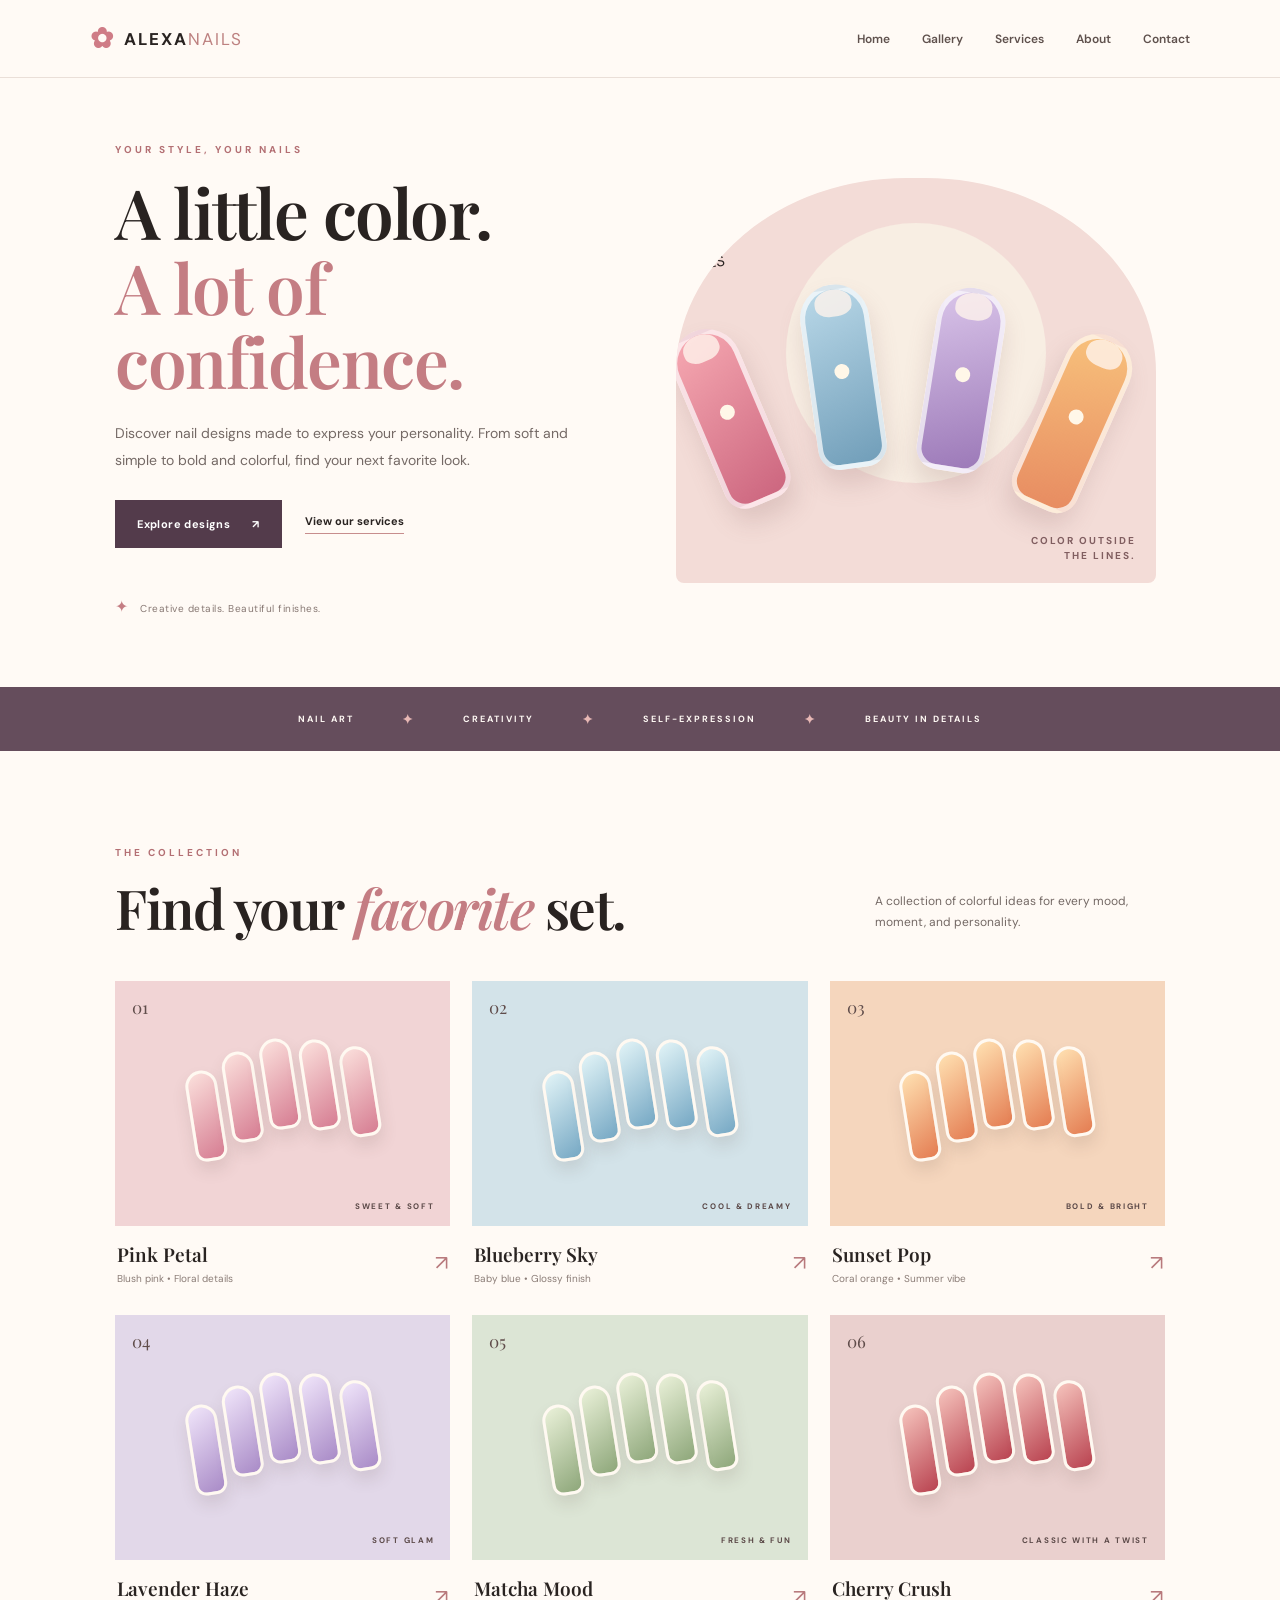
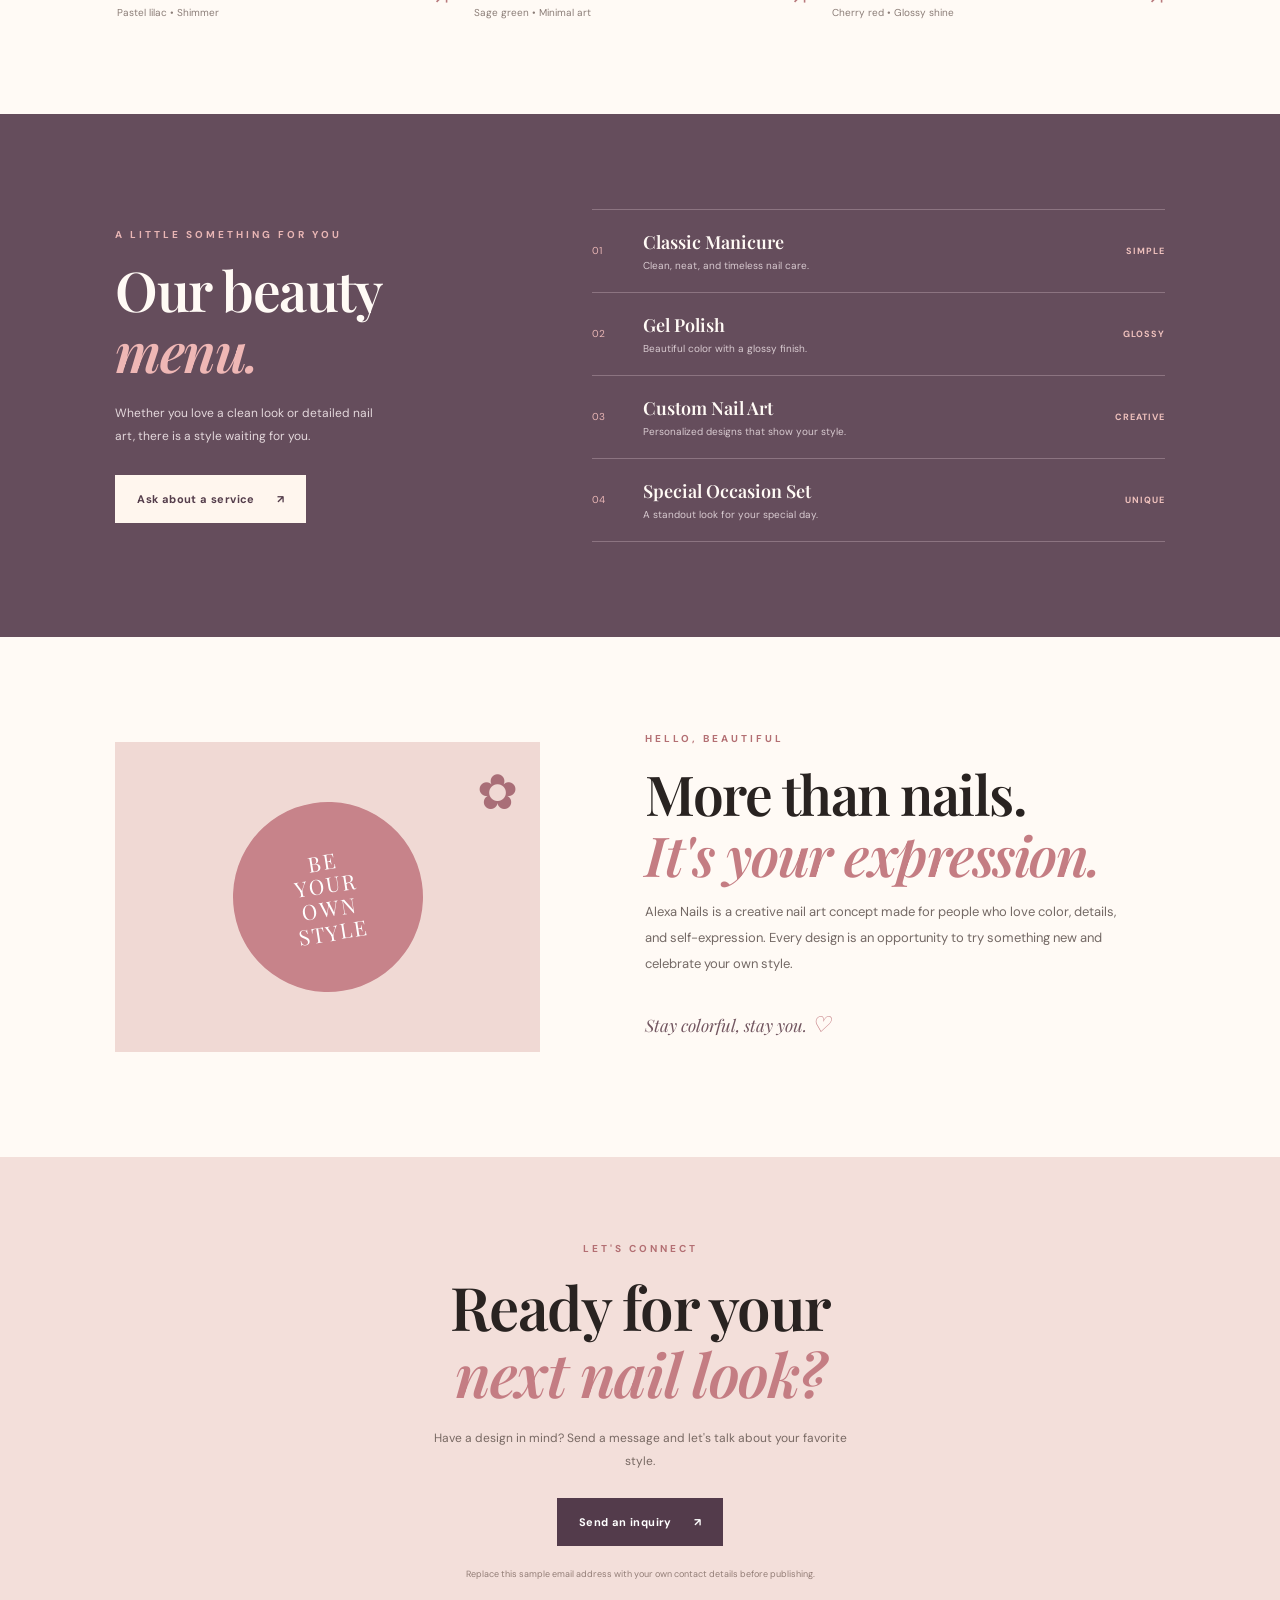
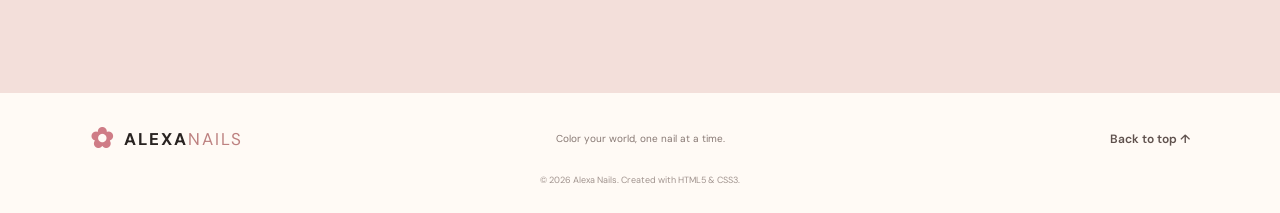
<file: index.html>
<!DOCTYPE html>
<html lang="en">
<head>
  <meta charset="UTF-8">
  <meta name="viewport" content="width=device-width, initial-scale=1.0">
  <meta name="description" content="Alexa Nails - a colorful nail art gallery and beauty studio.">
  <title>Alexa Nails | Nail Art Studio</title>
  <link rel="stylesheet" href="css/style.css">
</head>
<body>
  <header class="site-header" id="home">
    <a class="brand" href="#home" aria-label="Alexa Nails home">
      <span class="brand-mark">✿</span>
      <span>ALEXA<span class="brand-light">NAILS</span></span>
    </a>
    <nav class="main-nav" aria-label="Main navigation">
      <a href="#home">Home</a>
      <a href="#gallery">Gallery</a>
      <a href="#services">Services</a>
      <a href="#about">About</a>
      <a href="#contact">Contact</a>
    </nav>
  </header>

  <main>
    <section class="hero">
      <div class="hero-copy">
        <p class="eyebrow">YOUR STYLE, YOUR NAILS</p>
        <h1>A little color.<br><span>A lot of confidence.</span></h1>
        <p class="hero-text">Discover nail designs made to express your personality. From soft and simple to bold and colorful, find your next favorite look.</p>
        <div class="hero-actions">
          <a class="button button-dark" href="#gallery">Explore designs <span>↗</span></a>
          <a class="text-link" href="#services">View our services</a>
        </div>
        <div class="hero-note"><span class="sparkle">✦</span> Creative details. Beautiful finishes.</div>
      </div>
      <div class="hero-art" aria-label="Decorative nail art illustration">
        <div class="sun-disc"></div>
        <div class="hero-sticker sticker-one">LOVE<br>YOUR<br>NAILS</div>
        <div class="hero-sticker sticker-two">✿</div>
        <div class="nail nail-a"><i></i></div>
        <div class="nail nail-b"><i></i></div>
        <div class="nail nail-c"><i></i></div>
        <div class="nail nail-d"><i></i></div>
        <div class="hero-caption">COLOR OUTSIDE<br>THE LINES.</div>
      </div>
    </section>

    <section class="intro-strip">
      <span>NAIL ART</span><b>✦</b><span>CREATIVITY</span><b>✦</b><span>SELF-EXPRESSION</span><b>✦</b><span>BEAUTY IN DETAILS</span>
    </section>

    <section class="section gallery-section" id="gallery">
      <div class="section-heading">
        <div>
          <p class="eyebrow">THE COLLECTION</p>
          <h2>Find your <em>favorite</em> set.</h2>
        </div>
        <p class="section-description">A collection of colorful ideas for every mood, moment, and personality.</p>
      </div>
      <div class="gallery-grid">
        <article class="design-card">
          <div class="design-image image-pink"><span class="design-number">01</span><div class="mini-nails pink-nails"><i></i><i></i><i></i><i></i><i></i></div><span class="image-label">SWEET & SOFT</span></div>
          <div class="design-info"><div><h3>Pink Petal</h3><p>Blush pink • Floral details</p></div><span class="design-arrow">↗</span></div>
        </article>
        <article class="design-card">
          <div class="design-image image-blue"><span class="design-number">02</span><div class="mini-nails blue-nails"><i></i><i></i><i></i><i></i><i></i></div><span class="image-label">COOL & DREAMY</span></div>
          <div class="design-info"><div><h3>Blueberry Sky</h3><p>Baby blue • Glossy finish</p></div><span class="design-arrow">↗</span></div>
        </article>
        <article class="design-card">
          <div class="design-image image-orange"><span class="design-number">03</span><div class="mini-nails orange-nails"><i></i><i></i><i></i><i></i><i></i></div><span class="image-label">BOLD & BRIGHT</span></div>
          <div class="design-info"><div><h3>Sunset Pop</h3><p>Coral orange • Summer vibe</p></div><span class="design-arrow">↗</span></div>
        </article>
        <article class="design-card">
          <div class="design-image image-lilac"><span class="design-number">04</span><div class="mini-nails lilac-nails"><i></i><i></i><i></i><i></i><i></i></div><span class="image-label">SOFT GLAM</span></div>
          <div class="design-info"><div><h3>Lavender Haze</h3><p>Pastel lilac • Shimmer</p></div><span class="design-arrow">↗</span></div>
        </article>
        <article class="design-card">
          <div class="design-image image-green"><span class="design-number">05</span><div class="mini-nails green-nails"><i></i><i></i><i></i><i></i><i></i></div><span class="image-label">FRESH & FUN</span></div>
          <div class="design-info"><div><h3>Matcha Mood</h3><p>Sage green • Minimal art</p></div><span class="design-arrow">↗</span></div>
        </article>
        <article class="design-card">
          <div class="design-image image-red"><span class="design-number">06</span><div class="mini-nails red-nails"><i></i><i></i><i></i><i></i><i></i></div><span class="image-label">CLASSIC WITH A TWIST</span></div>
          <div class="design-info"><div><h3>Cherry Crush</h3><p>Cherry red • Glossy shine</p></div><span class="design-arrow">↗</span></div>
        </article>
      </div>
    </section>

    <section class="services-section" id="services">
      <div class="section service-layout">
        <div>
          <p class="eyebrow">A LITTLE SOMETHING FOR YOU</p>
          <h2>Our beauty<br><em>menu.</em></h2>
          <p class="service-intro">Whether you love a clean look or detailed nail art, there is a style waiting for you.</p>
          <a class="button button-light" href="#contact">Ask about a service <span>↗</span></a>
        </div>
        <div class="service-list">
          <div class="service-row"><span>01</span><div><h3>Classic Manicure</h3><p>Clean, neat, and timeless nail care.</p></div><strong>Simple</strong></div>
          <div class="service-row"><span>02</span><div><h3>Gel Polish</h3><p>Beautiful color with a glossy finish.</p></div><strong>Glossy</strong></div>
          <div class="service-row"><span>03</span><div><h3>Custom Nail Art</h3><p>Personalized designs that show your style.</p></div><strong>Creative</strong></div>
          <div class="service-row"><span>04</span><div><h3>Special Occasion Set</h3><p>A standout look for your special day.</p></div><strong>Unique</strong></div>
        </div>
      </div>
    </section>

    <section class="section about-section" id="about">
      <div class="about-art"><div class="about-circle">BE<br>YOUR<br>OWN<br>STYLE</div><span class="about-flower">✿</span></div>
      <div class="about-copy">
        <p class="eyebrow">HELLO, BEAUTIFUL</p>
        <h2>More than nails.<br><em>It's your expression.</em></h2>
        <p>Alexa Nails is a creative nail art concept made for people who love color, details, and self-expression. Every design is an opportunity to try something new and celebrate your own style.</p>
        <p class="about-signature">Stay colorful, stay you. <span>♡</span></p>
      </div>
    </section>

    <section class="contact-section" id="contact">
      <div class="contact-inner">
        <p class="eyebrow">LET'S CONNECT</p>
        <h2>Ready for your<br><em>next nail look?</em></h2>
        <p>Have a design in mind? Send a message and let's talk about your favorite style.</p>
        <a class="button button-dark" href="mailto:hello@alexanails.example?subject=Alexa%20Nails%20Inquiry">Send an inquiry <span>↗</span></a>
        <p class="contact-note">Replace this sample email address with your own contact details before publishing.</p>
      </div>
    </section>
  </main>

  <footer class="site-footer">
    <a class="brand footer-brand" href="#home"><span class="brand-mark">✿</span><span>ALEXA<span class="brand-light">NAILS</span></span></a>
    <p>Color your world, one nail at a time.</p>
    <a href="#home" class="back-top">Back to top ↑</a>
    <small>© 2026 Alexa Nails. Created with HTML5 & CSS3.</small>
  </footer>
</body>
</html>
</file>
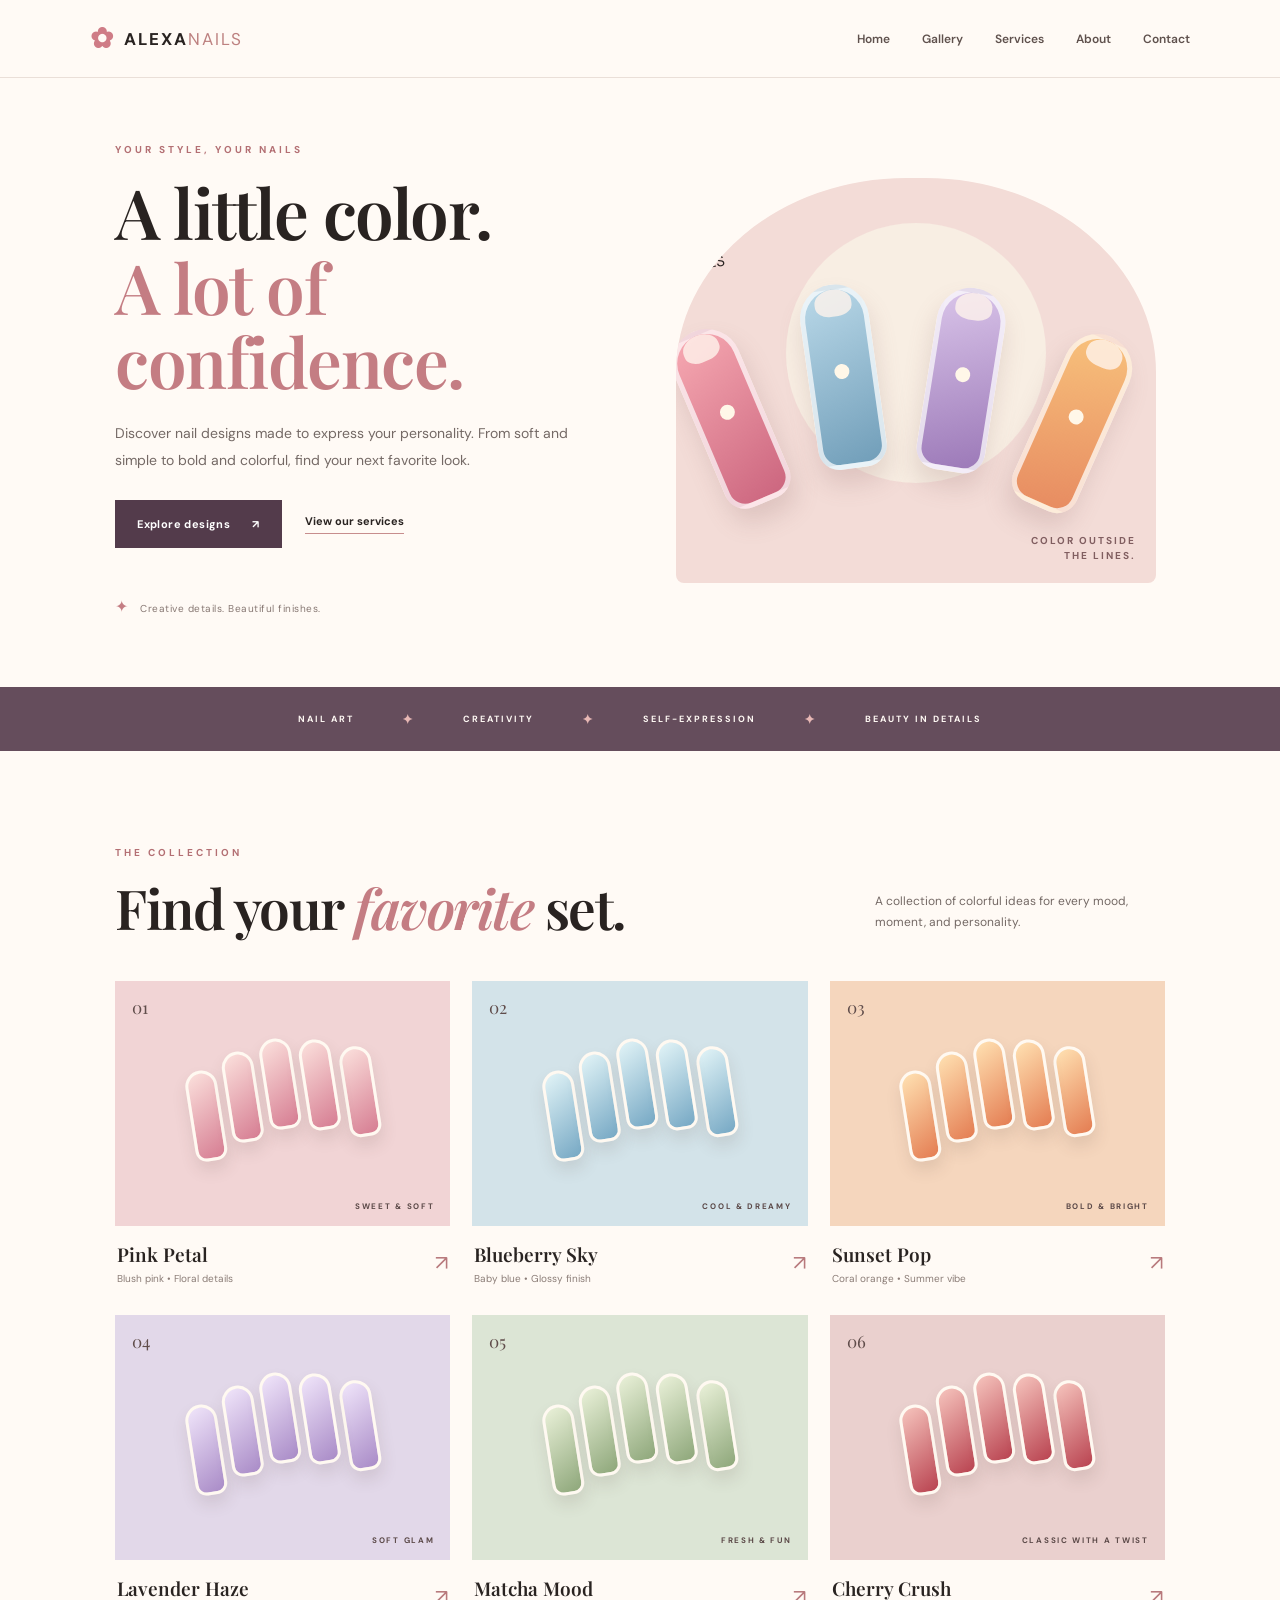
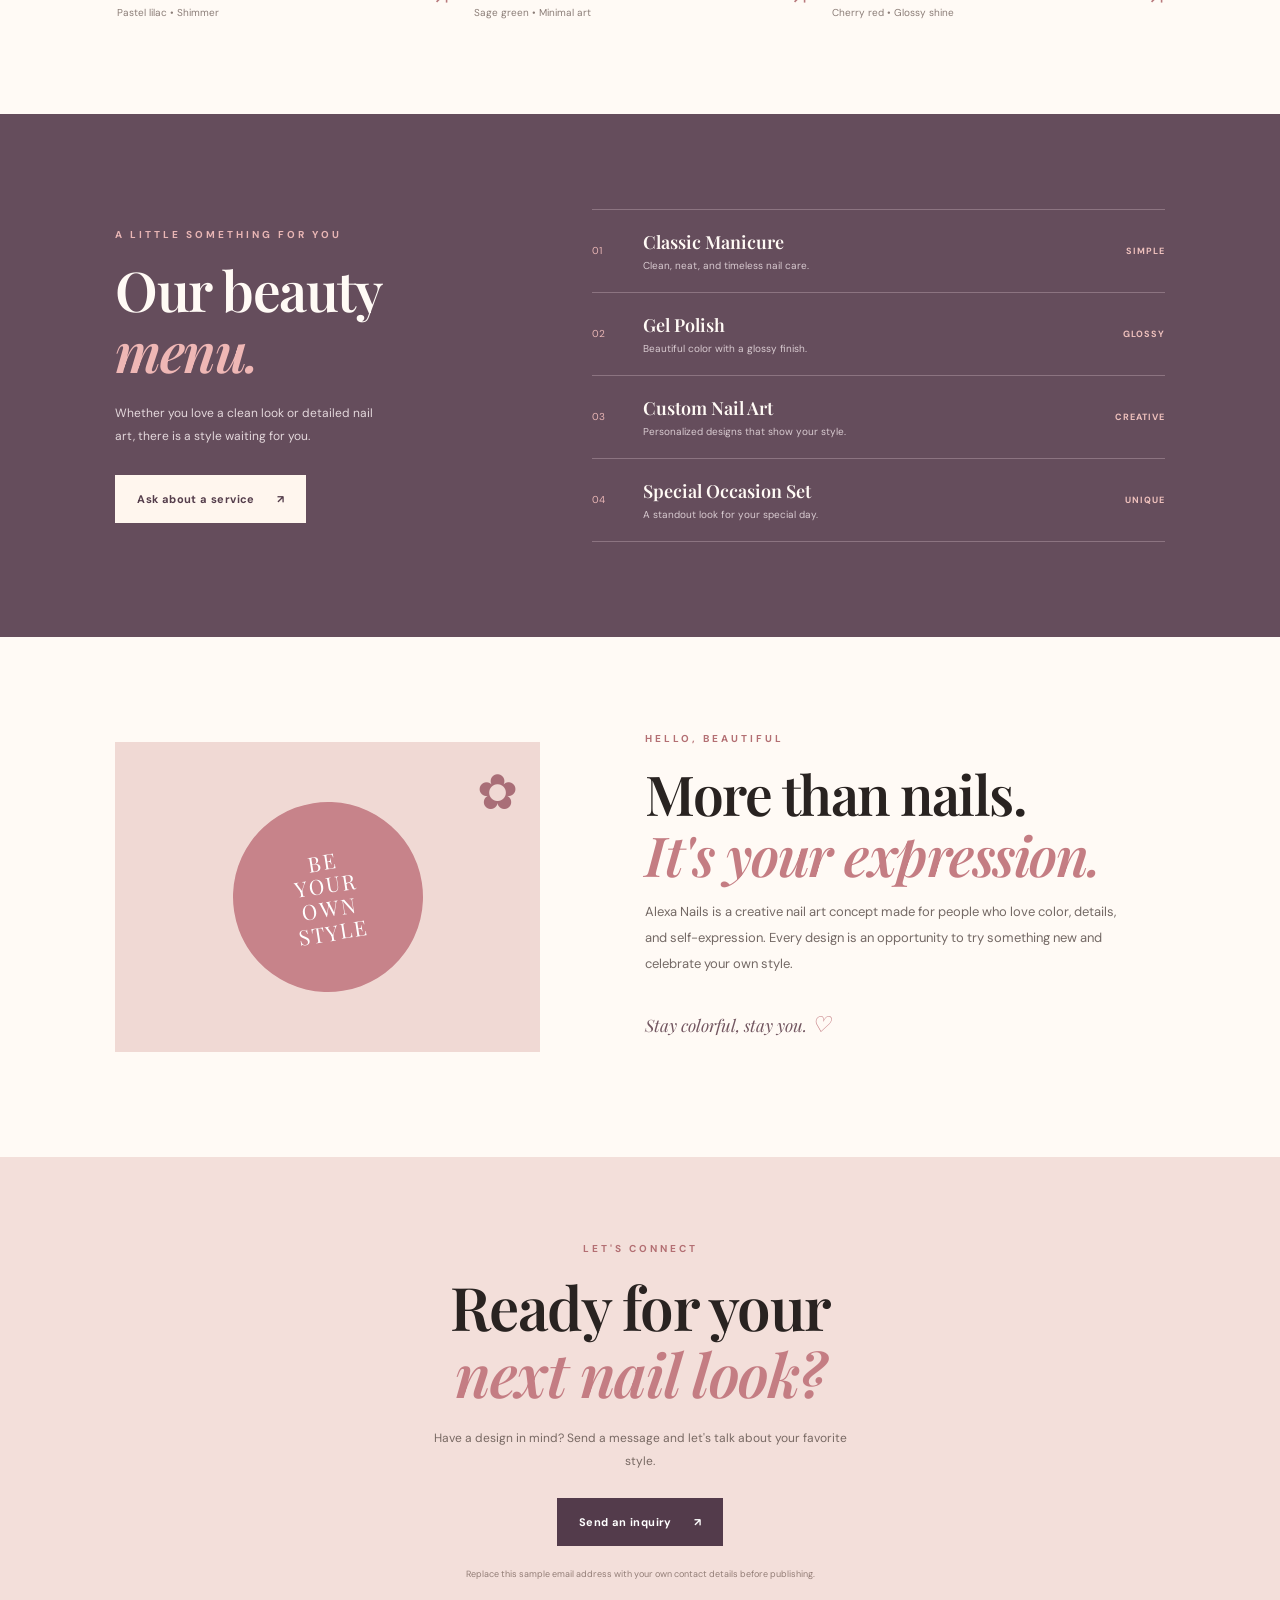
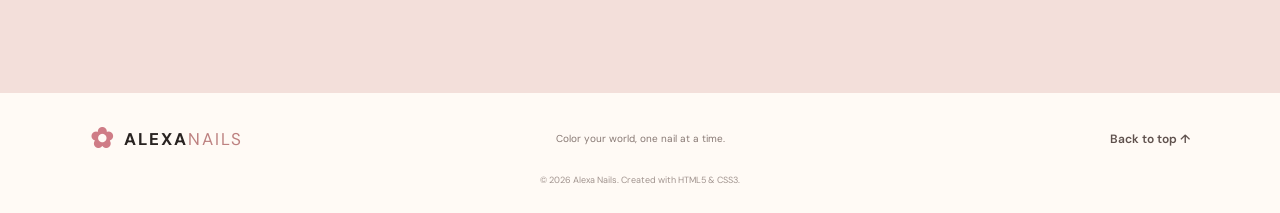
<file: index (1).html>
<!DOCTYPE html>
<html lang="en">
<head>
  <meta charset="UTF-8">
  <meta name="viewport" content="width=device-width, initial-scale=1.0">
  <meta name="description" content="Alexa Nails - a colorful nail art gallery and beauty studio.">
  <title>Alexa Nails | Nail Art Studio</title>
  <link rel="stylesheet" href="style.css">
</head>
<body>
  <header class="site-header" id="home">
    <a class="brand" href="#home" aria-label="Alexa Nails home">
      <span class="brand-mark">✿</span>
      <span>ALEXA<span class="brand-light">NAILS</span></span>
    </a>
    <nav class="main-nav" aria-label="Main navigation">
      <a href="#home">Home</a>
      <a href="#gallery">Gallery</a>
      <a href="#services">Services</a>
      <a href="#about">About</a>
      <a href="#contact">Contact</a>
    </nav>
  </header>

  <main>
    <section class="hero">
      <div class="hero-copy">
        <p class="eyebrow">YOUR STYLE, YOUR NAILS</p>
        <h1>A little color.<br><span>A lot of confidence.</span></h1>
        <p class="hero-text">Discover nail designs made to express your personality. From soft and simple to bold and colorful, find your next favorite look.</p>
        <div class="hero-actions">
          <a class="button button-dark" href="#gallery">Explore designs <span>↗</span></a>
          <a class="text-link" href="#services">View our services</a>
        </div>
        <div class="hero-note"><span class="sparkle">✦</span> Creative details. Beautiful finishes.</div>
      </div>
      <div class="hero-art" aria-label="Decorative nail art illustration">
        <div class="sun-disc"></div>
        <div class="hero-sticker sticker-one">LOVE<br>YOUR<br>NAILS</div>
        <div class="hero-sticker sticker-two">✿</div>
        <div class="nail nail-a"><i></i></div>
        <div class="nail nail-b"><i></i></div>
        <div class="nail nail-c"><i></i></div>
        <div class="nail nail-d"><i></i></div>
        <div class="hero-caption">COLOR OUTSIDE<br>THE LINES.</div>
      </div>
    </section>

    <section class="intro-strip">
      <span>NAIL ART</span><b>✦</b><span>CREATIVITY</span><b>✦</b><span>SELF-EXPRESSION</span><b>✦</b><span>BEAUTY IN DETAILS</span>
    </section>

    <section class="section gallery-section" id="gallery">
      <div class="section-heading">
        <div>
          <p class="eyebrow">THE COLLECTION</p>
          <h2>Find your <em>favorite</em> set.</h2>
        </div>
        <p class="section-description">A collection of colorful ideas for every mood, moment, and personality.</p>
      </div>
      <div class="gallery-grid">
        <article class="design-card">
          <div class="design-image image-pink"><span class="design-number">01</span><div class="mini-nails pink-nails"><i></i><i></i><i></i><i></i><i></i></div><span class="image-label">SWEET & SOFT</span></div>
          <div class="design-info"><div><h3>Pink Petal</h3><p>Blush pink • Floral details</p></div><span class="design-arrow">↗</span></div>
        </article>
        <article class="design-card">
          <div class="design-image image-blue"><span class="design-number">02</span><div class="mini-nails blue-nails"><i></i><i></i><i></i><i></i><i></i></div><span class="image-label">COOL & DREAMY</span></div>
          <div class="design-info"><div><h3>Blueberry Sky</h3><p>Baby blue • Glossy finish</p></div><span class="design-arrow">↗</span></div>
        </article>
        <article class="design-card">
          <div class="design-image image-orange"><span class="design-number">03</span><div class="mini-nails orange-nails"><i></i><i></i><i></i><i></i><i></i></div><span class="image-label">BOLD & BRIGHT</span></div>
          <div class="design-info"><div><h3>Sunset Pop</h3><p>Coral orange • Summer vibe</p></div><span class="design-arrow">↗</span></div>
        </article>
        <article class="design-card">
          <div class="design-image image-lilac"><span class="design-number">04</span><div class="mini-nails lilac-nails"><i></i><i></i><i></i><i></i><i></i></div><span class="image-label">SOFT GLAM</span></div>
          <div class="design-info"><div><h3>Lavender Haze</h3><p>Pastel lilac • Shimmer</p></div><span class="design-arrow">↗</span></div>
        </article>
        <article class="design-card">
          <div class="design-image image-green"><span class="design-number">05</span><div class="mini-nails green-nails"><i></i><i></i><i></i><i></i><i></i></div><span class="image-label">FRESH & FUN</span></div>
          <div class="design-info"><div><h3>Matcha Mood</h3><p>Sage green • Minimal art</p></div><span class="design-arrow">↗</span></div>
        </article>
        <article class="design-card">
          <div class="design-image image-red"><span class="design-number">06</span><div class="mini-nails red-nails"><i></i><i></i><i></i><i></i><i></i></div><span class="image-label">CLASSIC WITH A TWIST</span></div>
          <div class="design-info"><div><h3>Cherry Crush</h3><p>Cherry red • Glossy shine</p></div><span class="design-arrow">↗</span></div>
        </article>
      </div>
    </section>

    <section class="services-section" id="services">
      <div class="section service-layout">
        <div>
          <p class="eyebrow">A LITTLE SOMETHING FOR YOU</p>
          <h2>Our beauty<br><em>menu.</em></h2>
          <p class="service-intro">Whether you love a clean look or detailed nail art, there is a style waiting for you.</p>
          <a class="button button-light" href="#contact">Ask about a service <span>↗</span></a>
        </div>
        <div class="service-list">
          <div class="service-row"><span>01</span><div><h3>Classic Manicure</h3><p>Clean, neat, and timeless nail care.</p></div><strong>Simple</strong></div>
          <div class="service-row"><span>02</span><div><h3>Gel Polish</h3><p>Beautiful color with a glossy finish.</p></div><strong>Glossy</strong></div>
          <div class="service-row"><span>03</span><div><h3>Custom Nail Art</h3><p>Personalized designs that show your style.</p></div><strong>Creative</strong></div>
          <div class="service-row"><span>04</span><div><h3>Special Occasion Set</h3><p>A standout look for your special day.</p></div><strong>Unique</strong></div>
        </div>
      </div>
    </section>

    <section class="section about-section" id="about">
      <div class="about-art"><div class="about-circle">BE<br>YOUR<br>OWN<br>STYLE</div><span class="about-flower">✿</span></div>
      <div class="about-copy">
        <p class="eyebrow">HELLO, BEAUTIFUL</p>
        <h2>More than nails.<br><em>It's your expression.</em></h2>
        <p>Alexa Nails is a creative nail art concept made for people who love color, details, and self-expression. Every design is an opportunity to try something new and celebrate your own style.</p>
        <p class="about-signature">Stay colorful, stay you. <span>♡</span></p>
      </div>
    </section>

    <section class="contact-section" id="contact">
      <div class="contact-inner">
        <p class="eyebrow">LET'S CONNECT</p>
        <h2>Ready for your<br><em>next nail look?</em></h2>
        <p>Have a design in mind? Send a message and let's talk about your favorite style.</p>
        <a class="button button-dark" href="mailto:hello@alexanails.example?subject=Alexa%20Nails%20Inquiry">Send an inquiry <span>↗</span></a>
        <p class="contact-note">Replace this sample email address with your own contact details before publishing.</p>
      </div>
    </section>
  </main>

  <footer class="site-footer">
    <a class="brand footer-brand" href="#home"><span class="brand-mark">✿</span><span>ALEXA<span class="brand-light">NAILS</span></span></a>
    <p>Color your world, one nail at a time.</p>
    <a href="#home" class="back-top">Back to top ↑</a>
    <small>© 2026 Alexa Nails. Created with HTML5 & CSS3.</small>
  </footer>
</body>
</html>
</file>
<file: css/style.css>
@import url('https://fonts.googleapis.com/css2?family=DM+Sans:wght@400;500;600;700&family=Playfair+Display:ital,wght@0,600;0,700;1,600;1,700&display=swap');

:root {
  --ink: #292321;
  --muted: #746965;
  --cream: #fffaf5;
  --pink: #f4d8d5;
  --rose: #d8898e;
  --plum: #533b4b;
  --line: #eadfd8;
}
* { box-sizing: border-box; }
html { scroll-behavior: smooth; scroll-padding-top: 90px; }
body { margin: 0; color: var(--ink); background: var(--cream); font-family: 'DM Sans', Arial, sans-serif; }
a { color: inherit; text-decoration: none; }
.site-header { min-height: 78px; padding: 0 7%; display: flex; align-items: center; justify-content: space-between; gap: 24px; border-bottom: 1px solid var(--line); background: rgba(255,250,245,.96); position: sticky; top: 0; z-index: 10; }
.brand { display: inline-flex; align-items: center; gap: 9px; font-size: 17px; font-weight: 700; letter-spacing: 2px; white-space: nowrap; }
.brand-mark { color: #cf7c86; font-size: 28px; }
.brand-light { color: #bd8180; font-weight: 400; }
.main-nav { display: flex; align-items: center; gap: clamp(13px, 2.5vw, 34px); }
.main-nav a, .back-top { font-size: 12px; font-weight: 600; color: #5f514d; transition: color .2s ease; }
.main-nav a:hover, .back-top:hover { color: #c16f79; }
.hero { min-height: 570px; padding: 65px 9% 70px; display: grid; grid-template-columns: 1fr 1fr; align-items: center; gap: 5%; overflow: hidden; }
.eyebrow { margin: 0 0 18px; color: #b36f73; font-size: 10px; font-weight: 700; letter-spacing: 3px; }
h1, h2 { margin: 0; font-family: 'Playfair Display', Georgia, serif; font-weight: 600; letter-spacing: -1.5px; }
h1 { font-size: clamp(43px, 5.4vw, 72px); line-height: 1.08; }
h1 span, h2 em { color: #c47d83; font-weight: 600; }
.hero-text { max-width: 455px; margin: 22px 0 27px; color: var(--muted); font-size: 14px; line-height: 1.9; }
.hero-actions { display: flex; align-items: center; flex-wrap: wrap; gap: 23px; }
.button { min-height: 48px; display: inline-flex; align-items: center; justify-content: center; gap: 22px; padding: 0 22px; font-size: 11px; font-weight: 700; letter-spacing: .4px; transition: transform .2s, background .2s; }
.button:hover { transform: translateY(-3px); }
.button-dark { color: white; background: var(--plum); }
.button-dark:hover { background: #76556a; }
.text-link { font-size: 11px; font-weight: 700; border-bottom: 1px solid #c78d8d; padding-bottom: 5px; }
.hero-note { margin-top: 48px; color: #877873; font-size: 10px; letter-spacing: .5px; }
.sparkle { color: #c47d83; margin-right: 8px; font-size: 16px; }
.hero-art { height: 405px; max-width: 480px; width: 100%; justify-self: center; position: relative; background: #f3dcd7; border-radius: 48% 48% 8px 8px; overflow: hidden; }
.sun-disc { position: absolute; width: 260px; height: 260px; border-radius: 50%; background: #f8eee3; top: 45px; left: 50%; transform: translateX(-50%); }
.nail { position: absolute; width: 69px; height: 185px; border: 5px solid rgba(255,255,255,.72); border-radius: 45px 45px 28px 28px; box-shadow: 0 15px 25px #8d626333; transform-origin: center bottom; }
.nail:before { content: ''; position: absolute; top: 0; left: 50%; transform: translateX(-50%); width: 37px; height: 27px; border-radius: 50% 50% 40% 40%; background: #fff4ed; opacity: .8; }
.nail i { position: absolute; width: 15px; height: 15px; border-radius: 50%; background: #fff7e8; top: 75px; left: 22px; }
.nail-a { background: linear-gradient(160deg,#f6a8b1,#cc667f); left: 55px; top: 139px; transform: rotate(-23deg); }
.nail-b { background: linear-gradient(160deg,#b9d8e8,#719eb9); left: 145px; top: 105px; transform: rotate(-8deg); }
.nail-c { background: linear-gradient(160deg,#d9c4e9,#9c79b8); left: 237px; top: 108px; transform: rotate(9deg); }
.nail-d { background: linear-gradient(160deg,#f8c27c,#e78b61); left: 326px; top: 143px; transform: rotate(24deg); }
.sticker { position: absolute; z-index: 2; color: #fffaf5; font-family: 'Playfair Display',serif; text-align: center; }
.sticker-one { top: 25px; left: 20px; font-size: 15px; line-height: 1.1; transform: rotate(-12deg); }
.sticker-two { right: 26px; top: 25px; color: #c27b81; font-size: 42px; }
.hero-caption { position: absolute; right: 20px; bottom: 20px; color: #805e60; font-size: 10px; font-weight: 700; letter-spacing: 2px; line-height: 1.5; text-align: right; }
.intro-strip { min-height: 64px; padding: 15px 5%; display: flex; justify-content: center; align-items: center; flex-wrap: wrap; gap: clamp(14px, 4vw, 48px); color: #fff9f4; background: #654d5c; font-size: 9px; font-weight: 700; letter-spacing: 2px; }
.intro-strip b { color: #e8b8b5; font-size: 13px; }
.section { padding: 95px 9%; }
.section-heading { display: flex; justify-content: space-between; align-items: end; gap: 30px; margin-bottom: 42px; }
h2 { font-size: clamp(36px, 4.4vw, 55px); line-height: 1.12; }
.section-description { max-width: 290px; margin: 0 0 5px; color: var(--muted); font-size: 12px; line-height: 1.8; }
.gallery-grid { display: grid; grid-template-columns: repeat(3, 1fr); gap: 30px 22px; }
.design-card { min-width: 0; }
.design-image { height: 245px; position: relative; overflow: hidden; display: flex; align-items: center; justify-content: center; }
.image-pink { background: #f1d4d5; }.image-blue { background: #d3e3e9; }.image-orange { background: #f5d6bd; }.image-lilac { background: #e2d8e9; }.image-green { background: #dce5d5; }.image-red { background: #ead0ce; }
.design-number { position: absolute; top: 15px; left: 17px; color: #604d4b; font-family: 'Playfair Display',serif; font-size: 17px; }
.image-label { position: absolute; bottom: 15px; right: 16px; color: #5b4948; font-size: 8px; font-weight: 700; letter-spacing: 1.7px; }
.mini-nails { display: flex; align-items: center; justify-content: center; gap: 7px; transform: rotate(-9deg); }
.mini-nails i { display: block; width: 32px; height: 91px; border: 3px solid #fff9f1; border-radius: 20px 20px 14px 14px; box-shadow: 0 9px 16px #55423a20; }
.pink-nails i { background: linear-gradient(150deg,#fbe0dc,#d67d92); }.blue-nails i { background: linear-gradient(150deg,#e2f4f7,#76a8c4); }.orange-nails i { background: linear-gradient(150deg,#ffe1b2,#e47d52); }.lilac-nails i { background: linear-gradient(150deg,#f0e5fa,#a98bc7); }.green-nails i { background: linear-gradient(150deg,#eaf1d9,#8ea77a); }.red-nails i { background: linear-gradient(150deg,#f6c4bd,#b94350); }
.mini-nails i:nth-child(2), .mini-nails i:nth-child(4) { transform: translateY(-13px); }
.mini-nails i:nth-child(3) { transform: translateY(-20px); }
.design-info { display: flex; justify-content: space-between; align-items: center; padding: 15px 2px 0; }
.design-info h3, .service-row h3 { margin: 0 0 5px; font-family: 'Playfair Display', Georgia, serif; font-size: 19px; font-weight: 600; }
.design-info p, .service-row p { margin: 0; color: #8b7d77; font-size: 10px; }
.design-arrow { color: #b8797c; font-size: 21px; }
.services-section { background: #654d5c; color: #fffaf5; }
.service-layout { display: grid; grid-template-columns: .8fr 1.2fr; gap: 9%; align-items: center; }
.services-section .eyebrow { color: #e9b6b5; }
.services-section h2 em { color: #efb7b5; }
.service-intro { max-width: 280px; margin: 20px 0 27px; color: #e4d8dc; font-size: 12px; line-height: 1.9; }
.button-light { background: #fff6ee; color: #543d4b; }
.service-list { border-top: 1px solid #8c7481; }
.service-row { display: grid; grid-template-columns: 35px 1fr auto; align-items: center; gap: 16px; padding: 20px 0; border-bottom: 1px solid #8c7481; }
.service-row > span { color: #e9b6b5; font-size: 10px; }
.service-row h3 { font-size: 18px; }
.service-row p { color: #d9cbd1; }
.service-row strong { color: #efc1bd; font-size: 9px; letter-spacing: 1px; text-transform: uppercase; }
.about-section { display: grid; grid-template-columns: .9fr 1.1fr; gap: 10%; align-items: center; }
.about-art { height: 310px; background: #f0d9d4; position: relative; display: grid; place-items: center; }
.about-circle { width: 190px; height: 190px; border-radius: 50%; display: grid; place-content: center; text-align: center; background: #c7838a; color: white; font-family: 'Playfair Display',serif; font-size: 21px; line-height: 1.12; letter-spacing: 2px; transform: rotate(-9deg); }
.about-flower { position: absolute; right: 22px; top: 18px; color: #a96e77; font-size: 49px; }
.about-copy > p:not(.eyebrow) { max-width: 490px; color: var(--muted); font-size: 13px; line-height: 2; }
.about-signature { margin-top: 24px; font-family: 'Playfair Display',serif; font-size: 17px !important; color: #735761 !important; font-style: italic; }
.about-signature span { color: #c47d83; font-size: 22px; }
.contact-section { padding: 85px 8%; text-align: center; background: #f3dfda; }
.contact-inner { max-width: 600px; margin: auto; }
.contact-inner h2 { font-size: clamp(40px, 5vw, 60px); }
.contact-inner > p:not(.eyebrow) { max-width: 430px; margin: 20px auto 25px; color: #786963; font-size: 12px; line-height: 1.9; }
.contact-note { font-size: 9px !important; color: #927d76 !important; }
.site-footer { min-height: 120px; padding: 25px 7%; display: grid; grid-template-columns: 1fr 1fr 1fr; align-items: center; gap: 12px; }
.site-footer > p { color: #877873; font-size: 10px; text-align: center; }
.back-top { text-align: right; }
.site-footer small { grid-column: 1 / -1; color: #a0938e; text-align: center; font-size: 9px; }

@media (max-width: 760px) {
  .site-header { padding: 14px 5%; flex-direction: column; gap: 10px; position: relative; }
  .main-nav { width: 100%; justify-content: center; flex-wrap: wrap; gap: 9px 18px; }
  .main-nav a { font-size: 11px; }
  .hero { min-height: auto; padding: 55px 7% 45px; grid-template-columns: 1fr; gap: 35px; }
  .hero-art { height: 330px; max-width: 390px; }
  .nail { transform-origin: center bottom; scale: .82; }
  .nail-a { left: 28px; top: 115px; transform: rotate(-23deg); }
  .nail-b { left: 103px; top: 88px; transform: rotate(-8deg); }
  .nail-c { left: 185px; top: 88px; transform: rotate(9deg); }
  .nail-d { left: 260px; top: 115px; transform: rotate(24deg); }
  .sun-disc { width: 220px; height: 220px; top: 35px; }
  .section { padding: 65px 7%; }
  .section-heading { display: block; }
  .section-description { margin-top: 16px; }
  .gallery-grid { grid-template-columns: repeat(2, minmax(0,1fr)); gap: 25px 13px; }
  .design-image { height: 190px; }
  .mini-nails { gap: 4px; }
  .mini-nails i { width: 23px; height: 72px; border-width: 2px; }
  .image-label { font-size: 7px; letter-spacing: 1px; }
  .design-info h3 { font-size: 16px; }
  .design-info p { font-size: 9px; }
  .service-layout, .about-section { grid-template-columns: 1fr; gap: 42px; }
  .about-art { max-width: 440px; width: 100%; margin: auto; }
  .service-row { grid-template-columns: 25px 1fr; gap: 10px; }
  .service-row strong { grid-column: 2; }
  .site-footer { grid-template-columns: 1fr 1fr; padding: 25px 6%; }
  .site-footer > p { grid-column: 1 / -1; grid-row: 2; text-align: left; }
  .back-top { grid-column: 2; grid-row: 1; }
}
@media (max-width: 390px) {
  .gallery-grid { grid-template-columns: 1fr; }
  .design-image { height: 235px; }
  .hero-actions { gap: 16px; }
  .intro-strip { gap: 10px 14px; font-size: 8px; }
}
</file>
<file: style.css>
@import url('https://fonts.googleapis.com/css2?family=DM+Sans:wght@400;500;600;700&family=Playfair+Display:ital,wght@0,600;0,700;1,600;1,700&display=swap');

:root {
  --ink: #292321;
  --muted: #746965;
  --cream: #fffaf5;
  --pink: #f4d8d5;
  --rose: #d8898e;
  --plum: #533b4b;
  --line: #eadfd8;
}
* { box-sizing: border-box; }
html { scroll-behavior: smooth; scroll-padding-top: 90px; }
body { margin: 0; color: var(--ink); background: var(--cream); font-family: 'DM Sans', Arial, sans-serif; }
a { color: inherit; text-decoration: none; }
.site-header { min-height: 78px; padding: 0 7%; display: flex; align-items: center; justify-content: space-between; gap: 24px; border-bottom: 1px solid var(--line); background: rgba(255,250,245,.96); position: sticky; top: 0; z-index: 10; }
.brand { display: inline-flex; align-items: center; gap: 9px; font-size: 17px; font-weight: 700; letter-spacing: 2px; white-space: nowrap; }
.brand-mark { color: #cf7c86; font-size: 28px; }
.brand-light { color: #bd8180; font-weight: 400; }
.main-nav { display: flex; align-items: center; gap: clamp(13px, 2.5vw, 34px); }
.main-nav a, .back-top { font-size: 12px; font-weight: 600; color: #5f514d; transition: color .2s ease; }
.main-nav a:hover, .back-top:hover { color: #c16f79; }
.hero { min-height: 570px; padding: 65px 9% 70px; display: grid; grid-template-columns: 1fr 1fr; align-items: center; gap: 5%; overflow: hidden; }
.eyebrow { margin: 0 0 18px; color: #b36f73; font-size: 10px; font-weight: 700; letter-spacing: 3px; }
h1, h2 { margin: 0; font-family: 'Playfair Display', Georgia, serif; font-weight: 600; letter-spacing: -1.5px; }
h1 { font-size: clamp(43px, 5.4vw, 72px); line-height: 1.08; }
h1 span, h2 em { color: #c47d83; font-weight: 600; }
.hero-text { max-width: 455px; margin: 22px 0 27px; color: var(--muted); font-size: 14px; line-height: 1.9; }
.hero-actions { display: flex; align-items: center; flex-wrap: wrap; gap: 23px; }
.button { min-height: 48px; display: inline-flex; align-items: center; justify-content: center; gap: 22px; padding: 0 22px; font-size: 11px; font-weight: 700; letter-spacing: .4px; transition: transform .2s, background .2s; }
.button:hover { transform: translateY(-3px); }
.button-dark { color: white; background: var(--plum); }
.button-dark:hover { background: #76556a; }
.text-link { font-size: 11px; font-weight: 700; border-bottom: 1px solid #c78d8d; padding-bottom: 5px; }
.hero-note { margin-top: 48px; color: #877873; font-size: 10px; letter-spacing: .5px; }
.sparkle { color: #c47d83; margin-right: 8px; font-size: 16px; }
.hero-art { height: 405px; max-width: 480px; width: 100%; justify-self: center; position: relative; background: #f3dcd7; border-radius: 48% 48% 8px 8px; overflow: hidden; }
.sun-disc { position: absolute; width: 260px; height: 260px; border-radius: 50%; background: #f8eee3; top: 45px; left: 50%; transform: translateX(-50%); }
.nail { position: absolute; width: 69px; height: 185px; border: 5px solid rgba(255,255,255,.72); border-radius: 45px 45px 28px 28px; box-shadow: 0 15px 25px #8d626333; transform-origin: center bottom; }
.nail:before { content: ''; position: absolute; top: 0; left: 50%; transform: translateX(-50%); width: 37px; height: 27px; border-radius: 50% 50% 40% 40%; background: #fff4ed; opacity: .8; }
.nail i { position: absolute; width: 15px; height: 15px; border-radius: 50%; background: #fff7e8; top: 75px; left: 22px; }
.nail-a { background: linear-gradient(160deg,#f6a8b1,#cc667f); left: 55px; top: 139px; transform: rotate(-23deg); }
.nail-b { background: linear-gradient(160deg,#b9d8e8,#719eb9); left: 145px; top: 105px; transform: rotate(-8deg); }
.nail-c { background: linear-gradient(160deg,#d9c4e9,#9c79b8); left: 237px; top: 108px; transform: rotate(9deg); }
.nail-d { background: linear-gradient(160deg,#f8c27c,#e78b61); left: 326px; top: 143px; transform: rotate(24deg); }
.sticker { position: absolute; z-index: 2; color: #fffaf5; font-family: 'Playfair Display',serif; text-align: center; }
.sticker-one { top: 25px; left: 20px; font-size: 15px; line-height: 1.1; transform: rotate(-12deg); }
.sticker-two { right: 26px; top: 25px; color: #c27b81; font-size: 42px; }
.hero-caption { position: absolute; right: 20px; bottom: 20px; color: #805e60; font-size: 10px; font-weight: 700; letter-spacing: 2px; line-height: 1.5; text-align: right; }
.intro-strip { min-height: 64px; padding: 15px 5%; display: flex; justify-content: center; align-items: center; flex-wrap: wrap; gap: clamp(14px, 4vw, 48px); color: #fff9f4; background: #654d5c; font-size: 9px; font-weight: 700; letter-spacing: 2px; }
.intro-strip b { color: #e8b8b5; font-size: 13px; }
.section { padding: 95px 9%; }
.section-heading { display: flex; justify-content: space-between; align-items: end; gap: 30px; margin-bottom: 42px; }
h2 { font-size: clamp(36px, 4.4vw, 55px); line-height: 1.12; }
.section-description { max-width: 290px; margin: 0 0 5px; color: var(--muted); font-size: 12px; line-height: 1.8; }
.gallery-grid { display: grid; grid-template-columns: repeat(3, 1fr); gap: 30px 22px; }
.design-card { min-width: 0; }
.design-image { height: 245px; position: relative; overflow: hidden; display: flex; align-items: center; justify-content: center; }
.image-pink { background: #f1d4d5; }.image-blue { background: #d3e3e9; }.image-orange { background: #f5d6bd; }.image-lilac { background: #e2d8e9; }.image-green { background: #dce5d5; }.image-red { background: #ead0ce; }
.design-number { position: absolute; top: 15px; left: 17px; color: #604d4b; font-family: 'Playfair Display',serif; font-size: 17px; }
.image-label { position: absolute; bottom: 15px; right: 16px; color: #5b4948; font-size: 8px; font-weight: 700; letter-spacing: 1.7px; }
.mini-nails { display: flex; align-items: center; justify-content: center; gap: 7px; transform: rotate(-9deg); }
.mini-nails i { display: block; width: 32px; height: 91px; border: 3px solid #fff9f1; border-radius: 20px 20px 14px 14px; box-shadow: 0 9px 16px #55423a20; }
.pink-nails i { background: linear-gradient(150deg,#fbe0dc,#d67d92); }.blue-nails i { background: linear-gradient(150deg,#e2f4f7,#76a8c4); }.orange-nails i { background: linear-gradient(150deg,#ffe1b2,#e47d52); }.lilac-nails i { background: linear-gradient(150deg,#f0e5fa,#a98bc7); }.green-nails i { background: linear-gradient(150deg,#eaf1d9,#8ea77a); }.red-nails i { background: linear-gradient(150deg,#f6c4bd,#b94350); }
.mini-nails i:nth-child(2), .mini-nails i:nth-child(4) { transform: translateY(-13px); }
.mini-nails i:nth-child(3) { transform: translateY(-20px); }
.design-info { display: flex; justify-content: space-between; align-items: center; padding: 15px 2px 0; }
.design-info h3, .service-row h3 { margin: 0 0 5px; font-family: 'Playfair Display', Georgia, serif; font-size: 19px; font-weight: 600; }
.design-info p, .service-row p { margin: 0; color: #8b7d77; font-size: 10px; }
.design-arrow { color: #b8797c; font-size: 21px; }
.services-section { background: #654d5c; color: #fffaf5; }
.service-layout { display: grid; grid-template-columns: .8fr 1.2fr; gap: 9%; align-items: center; }
.services-section .eyebrow { color: #e9b6b5; }
.services-section h2 em { color: #efb7b5; }
.service-intro { max-width: 280px; margin: 20px 0 27px; color: #e4d8dc; font-size: 12px; line-height: 1.9; }
.button-light { background: #fff6ee; color: #543d4b; }
.service-list { border-top: 1px solid #8c7481; }
.service-row { display: grid; grid-template-columns: 35px 1fr auto; align-items: center; gap: 16px; padding: 20px 0; border-bottom: 1px solid #8c7481; }
.service-row > span { color: #e9b6b5; font-size: 10px; }
.service-row h3 { font-size: 18px; }
.service-row p { color: #d9cbd1; }
.service-row strong { color: #efc1bd; font-size: 9px; letter-spacing: 1px; text-transform: uppercase; }
.about-section { display: grid; grid-template-columns: .9fr 1.1fr; gap: 10%; align-items: center; }
.about-art { height: 310px; background: #f0d9d4; position: relative; display: grid; place-items: center; }
.about-circle { width: 190px; height: 190px; border-radius: 50%; display: grid; place-content: center; text-align: center; background: #c7838a; color: white; font-family: 'Playfair Display',serif; font-size: 21px; line-height: 1.12; letter-spacing: 2px; transform: rotate(-9deg); }
.about-flower { position: absolute; right: 22px; top: 18px; color: #a96e77; font-size: 49px; }
.about-copy > p:not(.eyebrow) { max-width: 490px; color: var(--muted); font-size: 13px; line-height: 2; }
.about-signature { margin-top: 24px; font-family: 'Playfair Display',serif; font-size: 17px !important; color: #735761 !important; font-style: italic; }
.about-signature span { color: #c47d83; font-size: 22px; }
.contact-section { padding: 85px 8%; text-align: center; background: #f3dfda; }
.contact-inner { max-width: 600px; margin: auto; }
.contact-inner h2 { font-size: clamp(40px, 5vw, 60px); }
.contact-inner > p:not(.eyebrow) { max-width: 430px; margin: 20px auto 25px; color: #786963; font-size: 12px; line-height: 1.9; }
.contact-note { font-size: 9px !important; color: #927d76 !important; }
.site-footer { min-height: 120px; padding: 25px 7%; display: grid; grid-template-columns: 1fr 1fr 1fr; align-items: center; gap: 12px; }
.site-footer > p { color: #877873; font-size: 10px; text-align: center; }
.back-top { text-align: right; }
.site-footer small { grid-column: 1 / -1; color: #a0938e; text-align: center; font-size: 9px; }

@media (max-width: 760px) {
  .site-header { padding: 14px 5%; flex-direction: column; gap: 10px; position: relative; }
  .main-nav { width: 100%; justify-content: center; flex-wrap: wrap; gap: 9px 18px; }
  .main-nav a { font-size: 11px; }
  .hero { min-height: auto; padding: 55px 7% 45px; grid-template-columns: 1fr; gap: 35px; }
  .hero-art { height: 330px; max-width: 390px; }
  .nail { transform-origin: center bottom; scale: .82; }
  .nail-a { left: 28px; top: 115px; transform: rotate(-23deg); }
  .nail-b { left: 103px; top: 88px; transform: rotate(-8deg); }
  .nail-c { left: 185px; top: 88px; transform: rotate(9deg); }
  .nail-d { left: 260px; top: 115px; transform: rotate(24deg); }
  .sun-disc { width: 220px; height: 220px; top: 35px; }
  .section { padding: 65px 7%; }
  .section-heading { display: block; }
  .section-description { margin-top: 16px; }
  .gallery-grid { grid-template-columns: repeat(2, minmax(0,1fr)); gap: 25px 13px; }
  .design-image { height: 190px; }
  .mini-nails { gap: 4px; }
  .mini-nails i { width: 23px; height: 72px; border-width: 2px; }
  .image-label { font-size: 7px; letter-spacing: 1px; }
  .design-info h3 { font-size: 16px; }
  .design-info p { font-size: 9px; }
  .service-layout, .about-section { grid-template-columns: 1fr; gap: 42px; }
  .about-art { max-width: 440px; width: 100%; margin: auto; }
  .service-row { grid-template-columns: 25px 1fr; gap: 10px; }
  .service-row strong { grid-column: 2; }
  .site-footer { grid-template-columns: 1fr 1fr; padding: 25px 6%; }
  .site-footer > p { grid-column: 1 / -1; grid-row: 2; text-align: left; }
  .back-top { grid-column: 2; grid-row: 1; }
}
@media (max-width: 390px) {
  .gallery-grid { grid-template-columns: 1fr; }
  .design-image { height: 235px; }
  .hero-actions { gap: 16px; }
  .intro-strip { gap: 10px 14px; font-size: 8px; }
}
</file>
